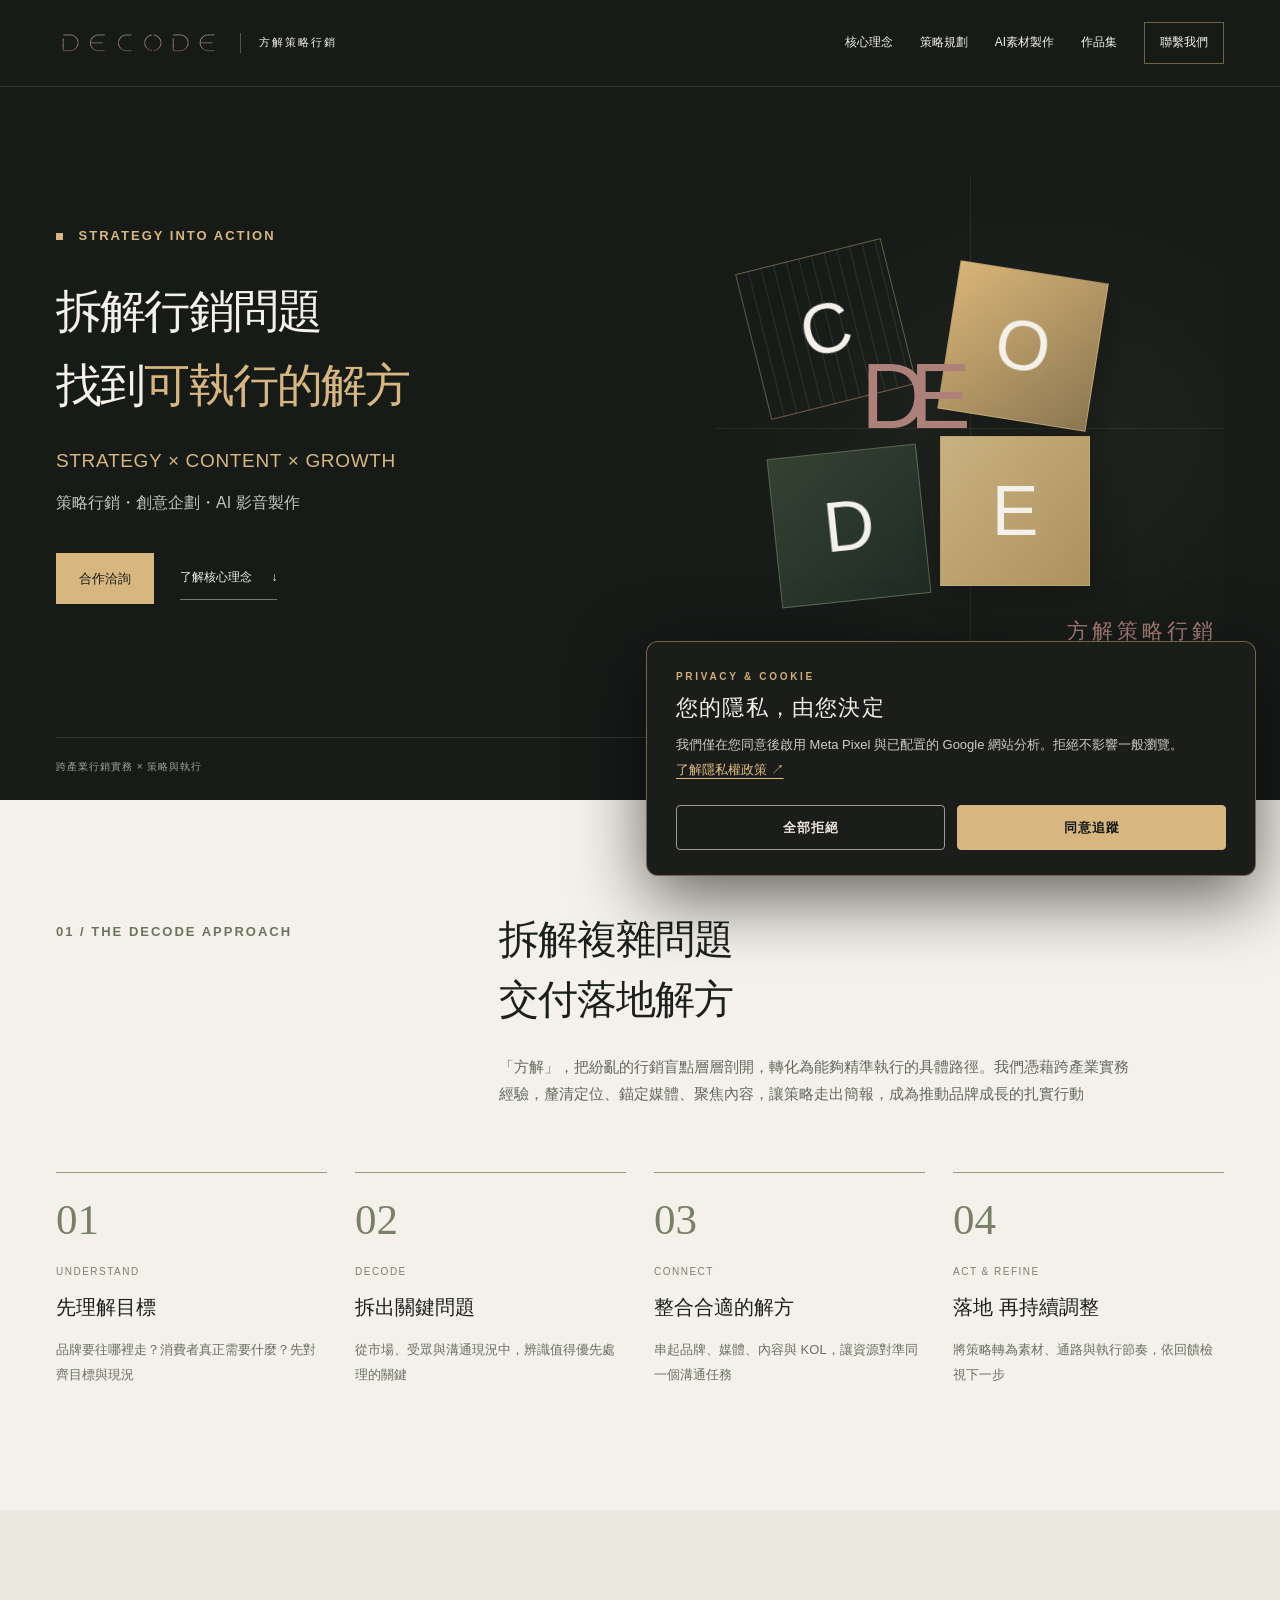
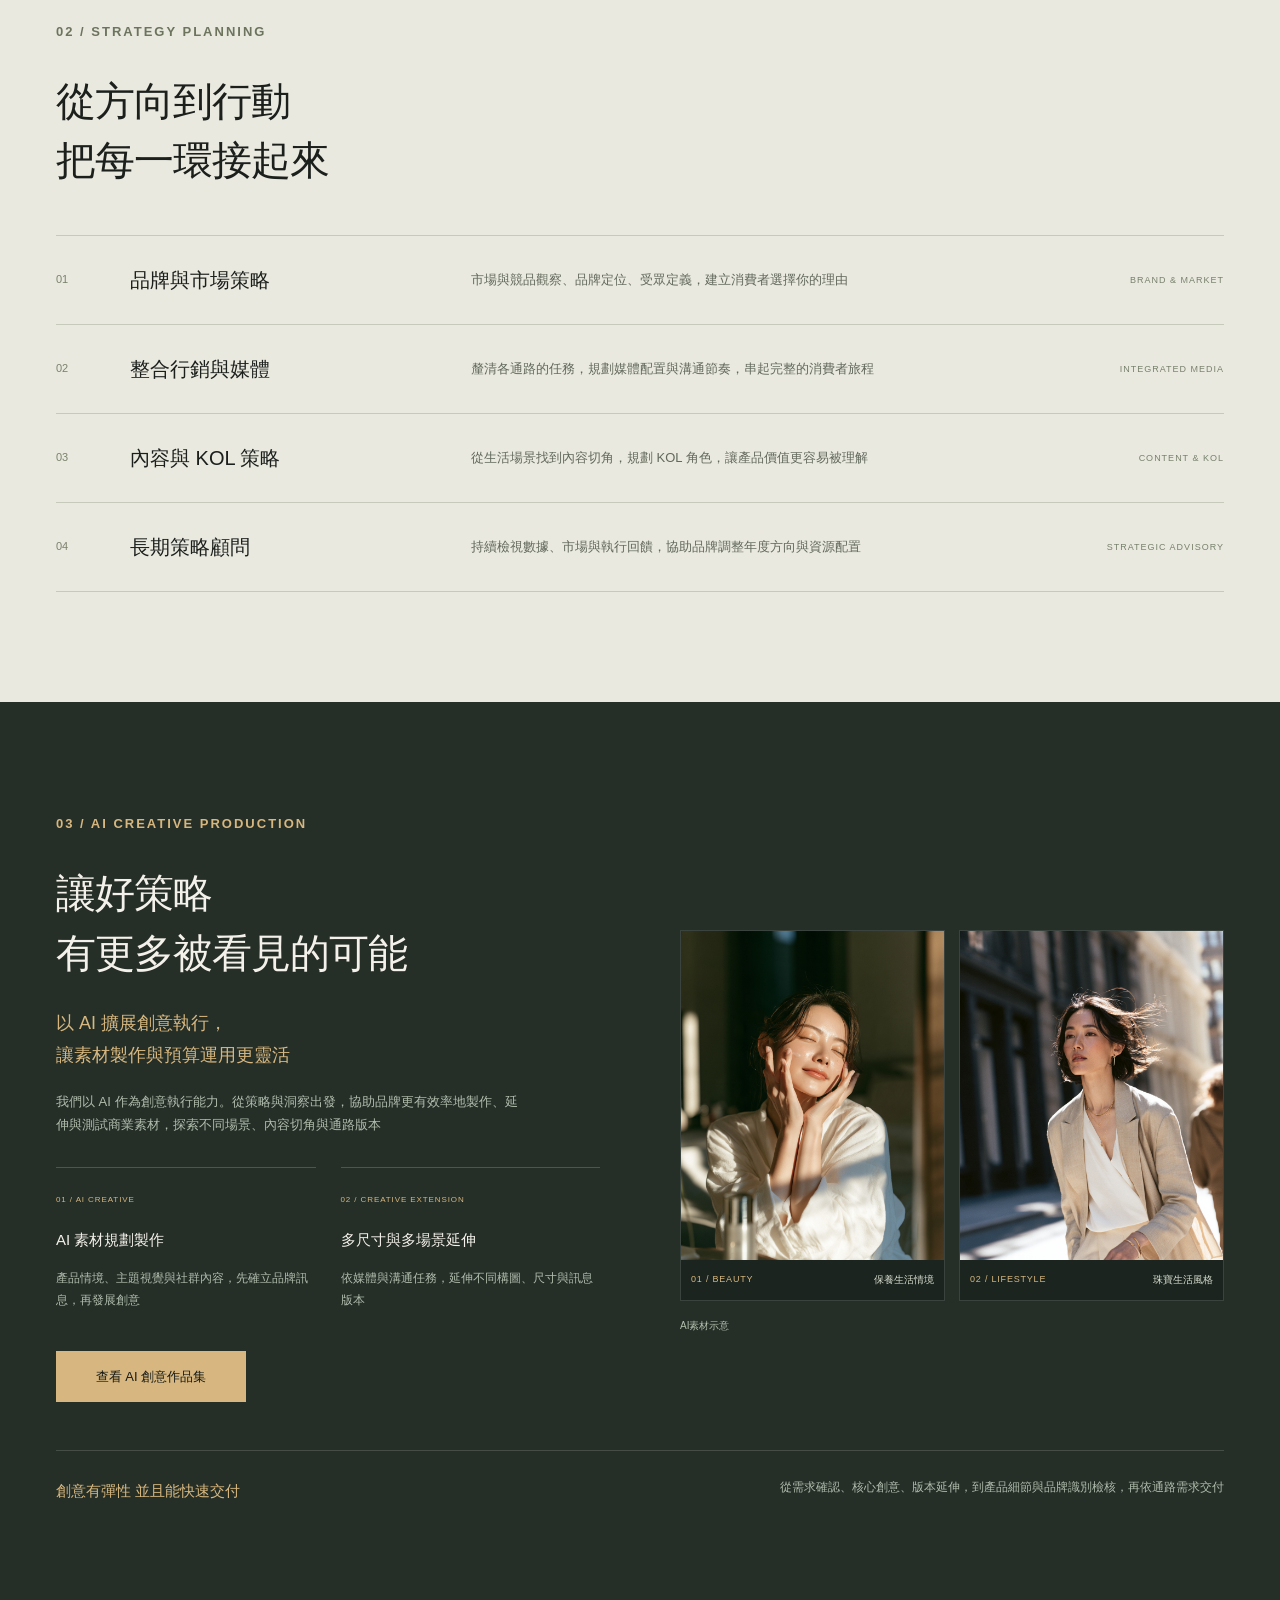
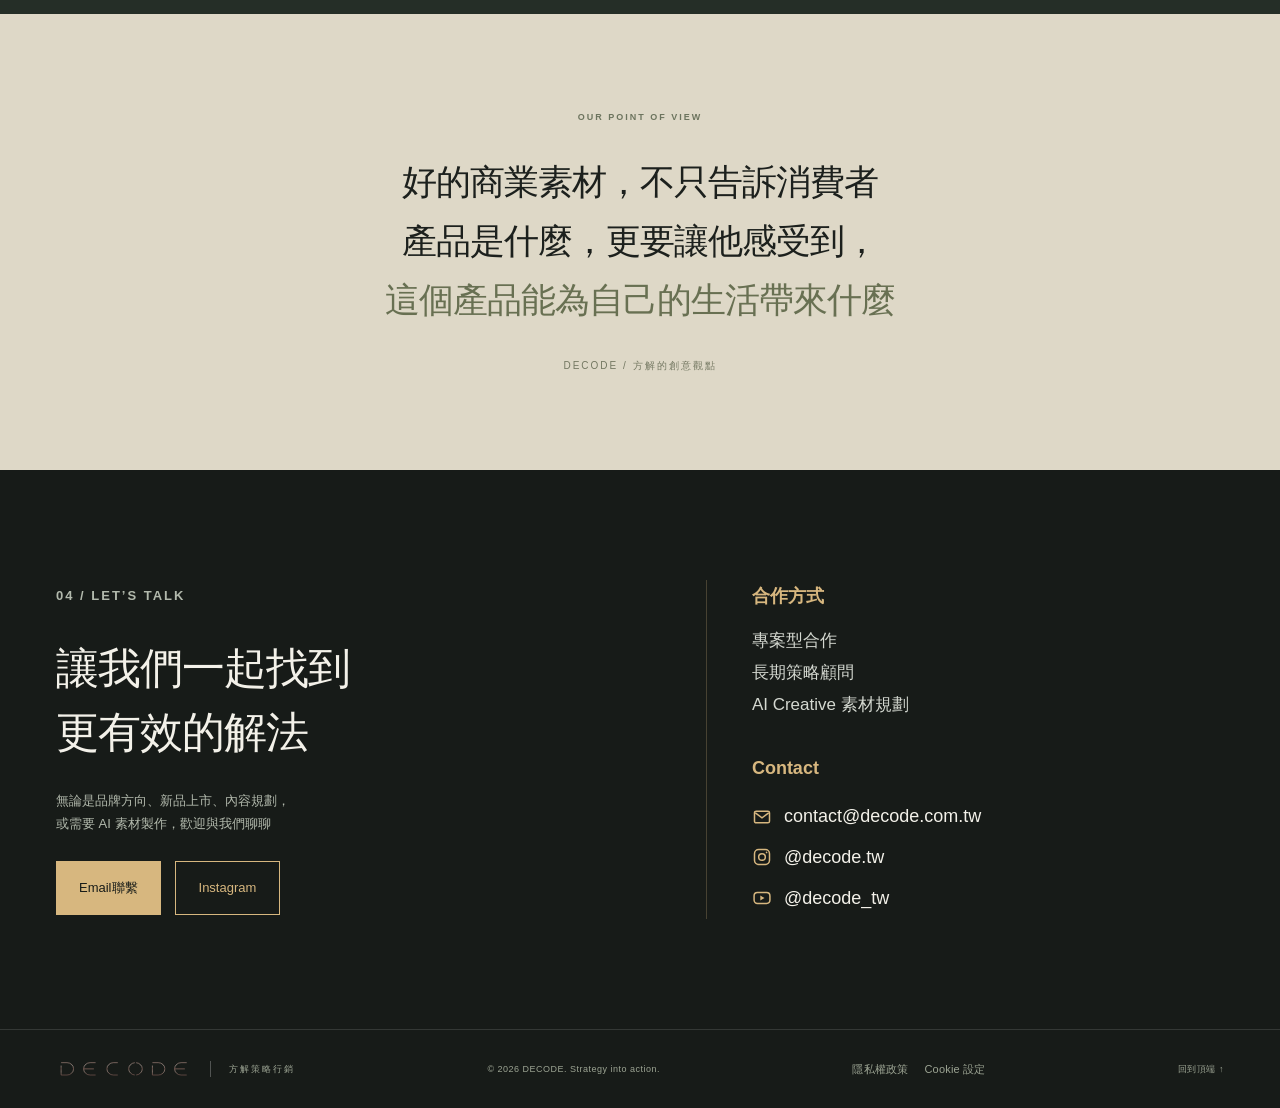
<file: index.html>
<!doctype html>
<html lang="zh-Hant">
<head>
<meta charset="utf-8">
<meta name="facebook-domain-verification" content="5xmyfch6rvozuyq1wml3sm2f3p6ltn" /><meta name="viewport" content="width=device-width,initial-scale=1">
<meta name="description" content="DECODE 方解策略行銷，從品牌目標與消費者需求出發，結合跨產業行銷實務，讓策略真正落地。">
<title>DECODE 方解策略行銷｜策略規劃 × AI 創意應用</title>
<link rel="icon" href="data:image/svg+xml,%3Csvg xmlns='http://www.w3.org/2000/svg' viewBox='0 0 32 32'%3E%3Cpath fill='%231b1d1b' d='M0 0h32v32H0z'/%3E%3Cpath fill='none' stroke='%23ccac76' stroke-width='3' d='M8 8h16v16H8zM16 8v16M8 16h16'/%3E%3C/svg%3E">
<link rel="stylesheet" href="style.css?v=20261024-privacy1">
<script defer src="consent.js?v=20261108-meta-official"></script>
</head>
<body>
<a class="skip" href="#main">跳至主要內容</a>

<header class="site-header"><div class="wrap nav-inner"><a class="brand" href="#top" aria-label="DECODE 方解策略行銷首頁"><img class="brand-logo" src="assets/decode-rose-gold.svg" alt="DECODE"><span class="brand-zh">方解策略行銷</span></a><button class="menu-button" aria-expanded="false" aria-controls="navigation">選單 <span>＋</span></button><nav id="navigation" aria-label="主要導覽"><a href="#approach">核心理念</a><a href="#services">策略規劃</a><a href="#ai">AI素材製作</a><a href="/cases/">作品集</a><a class="nav-contact" href="#contact">聯繫我們</a></nav></div></header>
<main id="main">
<section class="hero" id="top"><div class="wrap hero-grid"><div class="hero-copy"><p class="eyebrow"><span class="tiny-square"></span> STRATEGY INTO ACTION</p><h1>拆解行銷問題<br>找到<span class="gold">可執行的解方</span></h1><p class="hero-position">STRATEGY × CONTENT × GROWTH</p><p class="hero-description">策略行銷・創意企劃・AI 影音製作</p><div class="actions"><a class="button gold-button" href="#contact">合作洽詢</a><a class="text-link" href="#approach">了解核心理念 <span>↓</span></a></div></div><div class="decode-art" role="img" aria-label="分散的 C O D E 方塊逐步組合成完整方形，象徵拆解問題與整合解方"><div class="art-axis axis-x"></div><div class="art-axis axis-y"></div><div class="block block-one"><span class="block-letter">C</span></div><div class="block block-two"><span class="block-letter">O</span></div><div class="block block-three"><span class="block-letter">D</span></div><div class="block block-four"><span class="block-letter">E</span></div><div class="art-monogram" aria-hidden="true"><span>D</span><span>E</span></div><span class="art-brand">方解策略行銷</span></div></div><div class="wrap hero-bottom"><span>跨產業行銷實務 × 策略與執行</span><a href="#approach">向下探索 <span>↓</span></a></div></section>
<section class="approach section" id="approach"><div class="wrap"><div class="section-heading"><p class="eyebrow dark-eyebrow">01 / THE DECODE APPROACH</p><div><h2>拆解複雜問題<br>交付落地解方</h2><p class="section-intro">「方解」，把紛亂的行銷盲點層層剖開，轉化為能夠精準執行的具體路徑。我們憑藉跨產業實務經驗，釐清定位、錨定媒體、聚焦內容，讓策略走出簡報，成為推動品牌成長的扎實行動</p></div></div><div class="steps"><article><span class="step-number">01</span><p class="small-label">UNDERSTAND</p><h3>先理解目標</h3><p>品牌要往哪裡走？消費者真正需要什麼？先對齊目標與現況</p></article><article><span class="step-number">02</span><p class="small-label">DECODE</p><h3>拆出關鍵問題</h3><p>從市場、受眾與溝通現況中，辨識值得優先處理的關鍵</p></article><article><span class="step-number">03</span><p class="small-label">CONNECT</p><h3>整合合適的解方</h3><p>串起品牌、媒體、內容與 KOL，讓資源對準同一個溝通任務</p></article><article><span class="step-number">04</span><p class="small-label">ACT & REFINE</p><h3>落地 再持續調整</h3><p>將策略轉為素材、通路與執行節奏，依回饋檢視下一步</p></article></div></div></section>
<section class="services section" id="services"><div class="wrap"><div class="service-heading"><div><p class="eyebrow dark-eyebrow">02 / STRATEGY PLANNING</p><h2>從方向到行動<br>把每一環接起來</h2></div></div><div class="service-list"><article><span class="service-number">01</span><h3>品牌與市場策略</h3><p>市場與競品觀察、品牌定位、受眾定義，建立消費者選擇你的理由</p><span class="service-en">BRAND & MARKET</span></article><article><span class="service-number">02</span><h3>整合行銷與媒體</h3><p>釐清各通路的任務，規劃媒體配置與溝通節奏，串起完整的消費者旅程</p><span class="service-en">INTEGRATED MEDIA</span></article><article><span class="service-number">03</span><h3>內容與 KOL 策略</h3><p>從生活場景找到內容切角，規劃 KOL 角色，讓產品價值更容易被理解</p><span class="service-en">CONTENT & KOL</span></article><article><span class="service-number">04</span><h3>長期策略顧問</h3><p>持續檢視數據、市場與執行回饋，協助品牌調整年度方向與資源配置</p><span class="service-en">STRATEGIC ADVISORY</span></article></div></div></section>
<section class="ai section" id="ai"><div class="wrap"><div class="ai-heading"><p class="eyebrow">03 / AI CREATIVE PRODUCTION</p></div><div class="ai-grid"><div><h2>讓好策略<br>有更多被看見的可能</h2><p class="ai-lead">以 AI 擴展創意執行，<br>讓素材製作與預算運用更靈活</p><p class="muted">我們以 AI 作為創意執行能力。從策略與洞察出發，協助品牌更有效率地製作、延伸與測試商業素材，探索不同場景、內容切角與通路版本</p><div class="ai-capabilities"><div><span>01 / AI CREATIVE</span><h3>AI 素材規劃製作</h3><p>產品情境、主題視覺與社群內容，先確立品牌訊息，再發展創意</p></div><div><span>02 / CREATIVE EXTENSION</span><h3>多尺寸與多場景延伸</h3><p>依媒體與溝通任務，延伸不同構圖、尺寸與訊息版本</p></div></div><div class="ai-portfolio-link"><a class="button gold-button" href="/cases/">查看 AI 創意作品集</a></div></div><div class="ai-gallery" aria-label="AI 素材配圖"><figure><div class="ai-image-frame"><img src="assets/ai-skincare-lifestyle.png" alt="女性在日光中使用保養品的生活情境素材示意" loading="lazy"></div><figcaption><span>01 / BEAUTY</span><span>保養生活情境</span></figcaption></figure><figure><div class="ai-image-frame"><img src="assets/ai-jewelry.png" alt="街頭風格珠寶配戴的商業素材示意" loading="lazy"></div><figcaption><span>02 / LIFESTYLE</span><span>珠寶生活風格</span></figcaption></figure><p class="gallery-note">AI素材示意</p></div></div><div class="ai-review"><span>創意有彈性 並且能快速交付</span><p>從需求確認、核心創意、版本延伸，到產品細節與品牌識別檢核，再依通路需求交付</p></div></div></section>
<section class="quote-section"><div class="wrap"><p class="eyebrow dark-eyebrow">OUR POINT OF VIEW</p><blockquote>好的商業素材，不只告訴消費者<br class="desktop-break">產品是什麼，更要讓他感受到，<br class="desktop-break"><span>這個產品能為自己的生活帶來什麼</span></blockquote><span class="quote-signature">DECODE / 方解的創意觀點</span></div></section>
<section class="contact section" id="contact"><div class="wrap contact-grid"><div><p class="eyebrow">04 / LET’S TALK</p><h2>讓我們一起找到<br>更有效的解法</h2><p>無論是品牌方向、新品上市、內容規劃，<br>或需要 AI 素材製作，歡迎與我們聊聊</p><div class="contact-actions"><a class="button gold-button" href="mailto:contact@decode.com.tw">Email聯繫</a><a class="button outline-button" href="https://www.instagram.com/decode.tw/" target="_blank" rel="noopener noreferrer">Instagram</a></div></div><div class="contact-details"><div class="contact-group"><h3>合作方式</h3><ul><li>專案型合作</li><li>長期策略顧問</li><li>AI Creative 素材規劃</li></ul></div><div class="contact-group"><h3>Contact</h3><a class="contact-info-link" href="mailto:contact@decode.com.tw"><svg viewBox="0 0 24 24" fill="none" stroke="currentColor" stroke-width="1.8" aria-hidden="true"><rect x="3" y="5" width="18" height="14" rx="2"/><path d="m4 7 8 6 8-6"/></svg><span>contact@decode.com.tw</span></a><a class="contact-info-link" href="https://www.instagram.com/decode.tw/" target="_blank" rel="noopener noreferrer"><svg viewBox="0 0 24 24" fill="none" stroke="currentColor" stroke-width="1.8" aria-hidden="true"><rect x="3" y="3" width="18" height="18" rx="5"/><circle cx="12" cy="12" r="4"/><circle cx="17.5" cy="6.5" r="1" fill="currentColor" stroke="none"/></svg><span>@decode.tw</span></a><a class="contact-info-link" href="https://www.youtube.com/@decode_tw" target="_blank" rel="noopener noreferrer" aria-label="DECODE YouTube 頻道"><svg viewBox="0 0 24 24" fill="none" stroke="currentColor" stroke-width="1.8" aria-hidden="true"><rect x="2.5" y="5.5" width="19" height="13" rx="4"/><path d="m10 9 5 3-5 3z" fill="currentColor" stroke="none"/></svg><span>@decode_tw</span></a></div></div></div></section>
</main><footer><div class="wrap footer-inner"><a class="brand" href="#top"><img class="brand-logo" src="assets/decode-rose-gold.svg" alt="DECODE"><span class="brand-zh">方解策略行銷</span></a><span>© 2026 DECODE. Strategy into action.</span><div class="footer-privacy-links"><a href="privacy.html">隱私權政策</a><button type="button" data-cookie-settings>Cookie 設定</button></div><a href="#top">回到頂端 ↑</a></div></footer>
<script src="script.js?v=20261010b"></script>
<aside class="decode-consent" id="decode-consent-banner" role="region" aria-labelledby="decode-consent-title" hidden>
  <div class="decode-consent-copy">
    <div class="decode-consent-kicker">PRIVACY &amp; COOKIE</div>
    <h2 id="decode-consent-title">您的隱私，由您決定</h2>
    <p>我們僅在您同意後啟用 Meta Pixel 與已配置的 Google 網站分析。拒絕不影響一般瀏覽。<a href="privacy.html">了解隱私權政策 ↗</a></p>
  </div>
  <div class="decode-consent-actions">
    <button type="button" class="decode-consent-reject" data-consent-reject>全部拒絕</button>
    <button type="button" class="decode-consent-accept" data-consent-accept>同意追蹤</button>
  </div>
</aside>
</body></html>
</file>
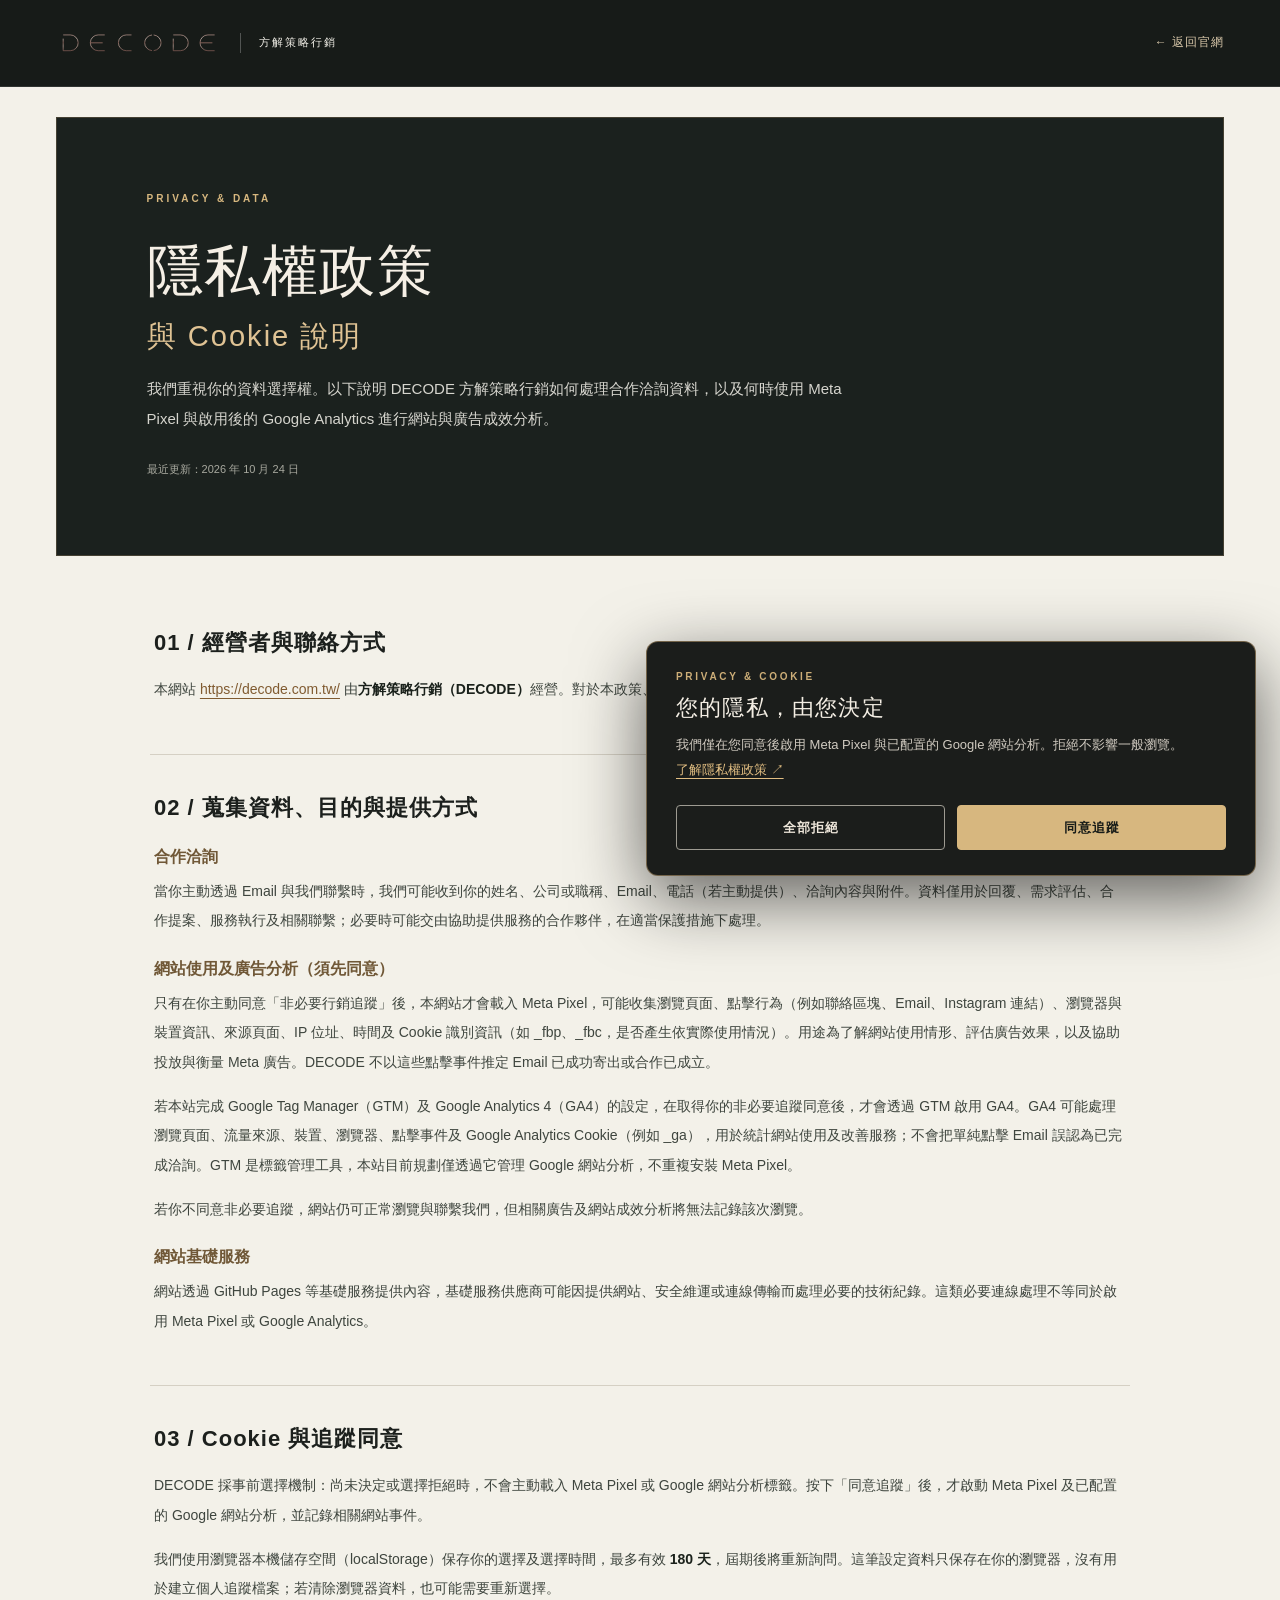
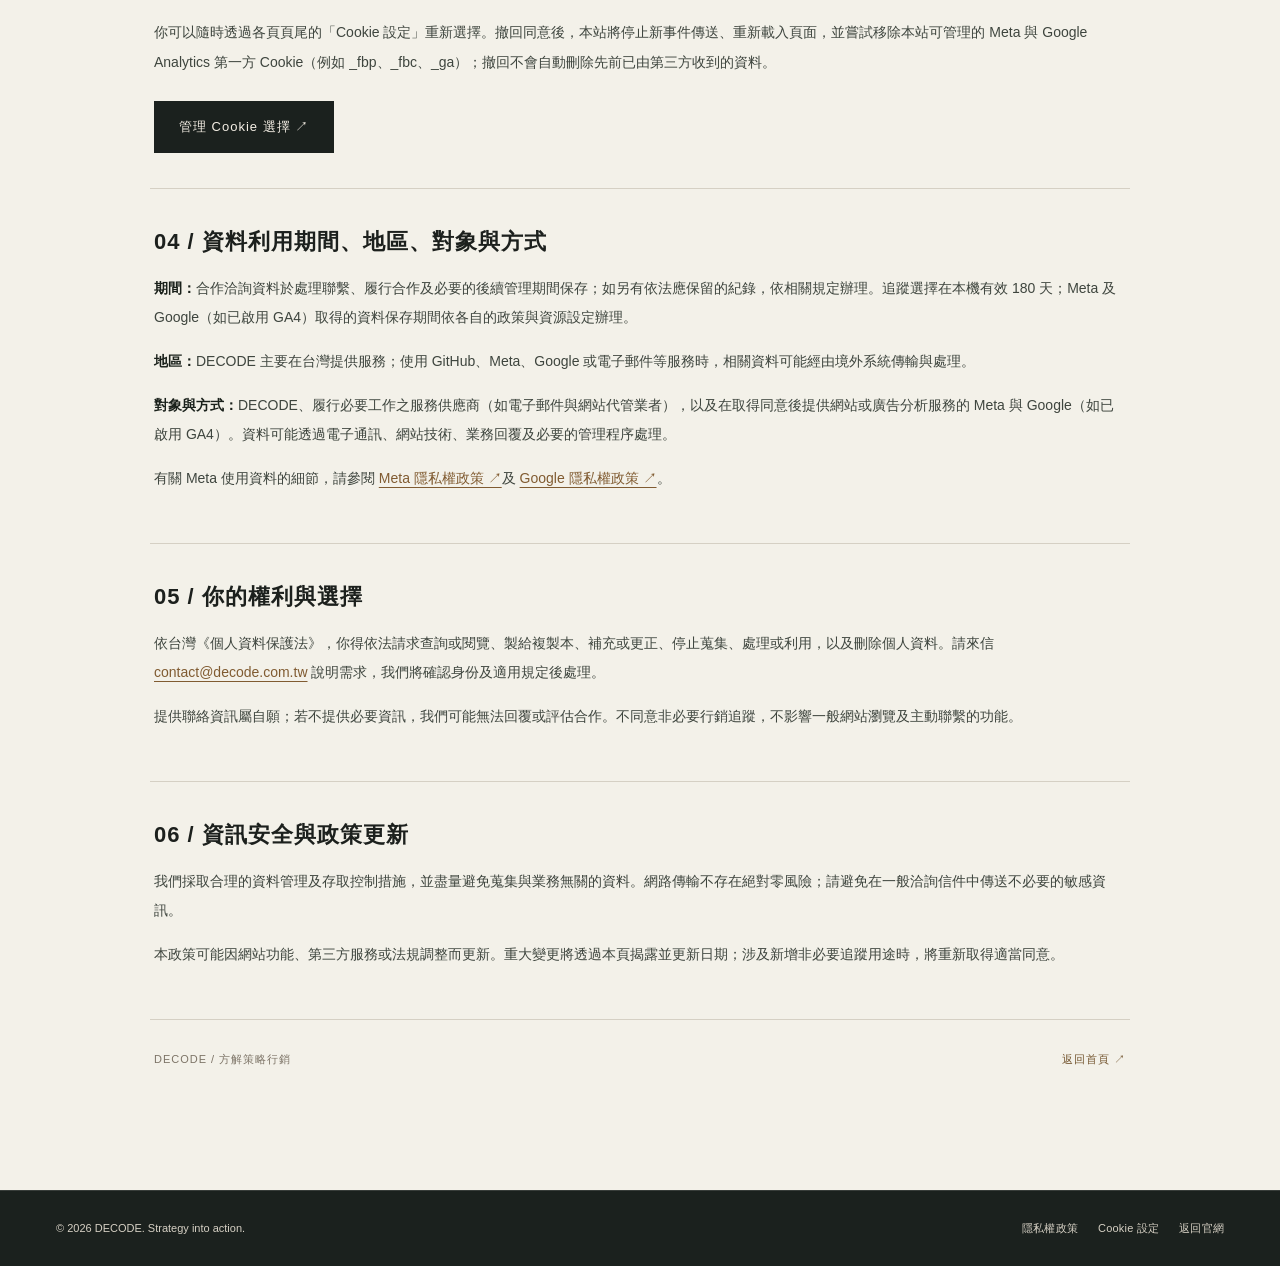
<file: privacy.html>
<!doctype html>
<html lang="zh-Hant">
<head>
<meta charset="utf-8">
<meta name="viewport" content="width=device-width,initial-scale=1">
<meta name="description" content="DECODE 方解策略行銷隱私權政策、Meta Pixel、Google Analytics 與 Cookie 追蹤選擇說明。">
<title>隱私權政策與 Cookie 說明｜DECODE 方解策略行銷</title>
<link rel="icon" href="data:image/svg+xml,%3Csvg xmlns='http://www.w3.org/2000/svg' viewBox='0 0 32 32'%3E%3Cpath fill='%231b1d1b' d='M0 0h32v32H0z'/%3E%3Cpath fill='none' stroke='%23ccac76' stroke-width='3' d='M8 8h16v16M16 8v16M8 16h16'/%3E%3C/svg%3E">
<link rel="stylesheet" href="style.css?v=20261024-privacy1">
<script defer src="consent.js?v=20261024-gtm-w5d87hlc1"></script>
</head>
<body class="privacy-page">
<header class="site-header">
  <div class="wrap nav-inner">
    <a class="brand" href="./" aria-label="返回 DECODE 官網"><img class="brand-logo" src="assets/decode-rose-gold.svg" alt="DECODE"><span class="brand-zh">方解策略行銷</span></a>
    <a class="privacy-back-link" href="./">← 返回官網</a>
  </div>
</header>
<main class="privacy-main">
  <div class="privacy-head wrap">
    <p class="eyebrow">PRIVACY &amp; DATA</p>
    <h1>隱私權政策<span class="privacy-subtitle">與 Cookie 說明</span></h1>
    <p>我們重視你的資料選擇權。以下說明 DECODE 方解策略行銷如何處理合作洽詢資料，以及何時使用 Meta Pixel 與啟用後的 Google Analytics 進行網站與廣告成效分析。</p>
    <p class="privacy-updated">最近更新：2026 年 10 月 24 日</p>
  </div>
  <div class="privacy-content wrap">
    <section class="privacy-section">
      <h2>01 / 經營者與聯絡方式</h2>
      <p>本網站 <a href="https://decode.com.tw/">https://decode.com.tw/</a> 由<strong>方解策略行銷（DECODE）</strong>經營。對於本政策、個人資料或追蹤同意有任何問題，請寄信至 <a href="mailto:contact@decode.com.tw">contact@decode.com.tw</a>。</p>
    </section>
    <section class="privacy-section">
      <h2>02 / 蒐集資料、目的與提供方式</h2>
      <h3>合作洽詢</h3>
      <p>當你主動透過 Email 與我們聯繫時，我們可能收到你的姓名、公司或職稱、Email、電話（若主動提供）、洽詢內容與附件。資料僅用於回覆、需求評估、合作提案、服務執行及相關聯繫；必要時可能交由協助提供服務的合作夥伴，在適當保護措施下處理。</p>
      <h3>網站使用及廣告分析（須先同意）</h3>
      <p>只有在你主動同意「非必要行銷追蹤」後，本網站才會載入 Meta Pixel，可能收集瀏覽頁面、點擊行為（例如聯絡區塊、Email、Instagram 連結）、瀏覽器與裝置資訊、來源頁面、IP 位址、時間及 Cookie 識別資訊（如 _fbp、_fbc，是否產生依實際使用情況）。用途為了解網站使用情形、評估廣告效果，以及協助投放與衡量 Meta 廣告。DECODE 不以這些點擊事件推定 Email 已成功寄出或合作已成立。</p>
      <p>若本站完成 Google Tag Manager（GTM）及 Google Analytics 4（GA4）的設定，在取得你的非必要追蹤同意後，才會透過 GTM 啟用 GA4。GA4 可能處理瀏覽頁面、流量來源、裝置、瀏覽器、點擊事件及 Google Analytics Cookie（例如 _ga），用於統計網站使用及改善服務；不會把單純點擊 Email 誤認為已完成洽詢。GTM 是標籤管理工具，本站目前規劃僅透過它管理 Google 網站分析，不重複安裝 Meta Pixel。</p>
      <p>若你不同意非必要追蹤，網站仍可正常瀏覽與聯繫我們，但相關廣告及網站成效分析將無法記錄該次瀏覽。</p>
      <h3>網站基礎服務</h3>
      <p>網站透過 GitHub Pages 等基礎服務提供內容，基礎服務供應商可能因提供網站、安全維運或連線傳輸而處理必要的技術紀錄。這類必要連線處理不等同於啟用 Meta Pixel 或 Google Analytics。</p>
    </section>
    <section class="privacy-section">
      <h2>03 / Cookie 與追蹤同意</h2>
      <p>DECODE 採事前選擇機制：尚未決定或選擇拒絕時，不會主動載入 Meta Pixel 或 Google 網站分析標籤。按下「同意追蹤」後，才啟動 Meta Pixel 及已配置的 Google 網站分析，並記錄相關網站事件。</p>
      <p>我們使用瀏覽器本機儲存空間（localStorage）保存你的選擇及選擇時間，最多有效 <strong>180 天</strong>，屆期後將重新詢問。這筆設定資料只保存在你的瀏覽器，沒有用於建立個人追蹤檔案；若清除瀏覽器資料，也可能需要重新選擇。</p>
      <p>你可以隨時透過各頁頁尾的「Cookie 設定」重新選擇。撤回同意後，本站將停止新事件傳送、重新載入頁面，並嘗試移除本站可管理的 Meta 與 Google Analytics 第一方 Cookie（例如 _fbp、_fbc、_ga）；撤回不會自動刪除先前已由第三方收到的資料。</p>
      <button type="button" class="privacy-settings-button" data-cookie-settings>管理 Cookie 選擇 ↗</button>
    </section>
    <section class="privacy-section">
      <h2>04 / 資料利用期間、地區、對象與方式</h2>
      <p><strong>期間：</strong>合作洽詢資料於處理聯繫、履行合作及必要的後續管理期間保存；如另有依法應保留的紀錄，依相關規定辦理。追蹤選擇在本機有效 180 天；Meta 及 Google（如已啟用 GA4）取得的資料保存期間依各自的政策與資源設定辦理。</p>
      <p><strong>地區：</strong>DECODE 主要在台灣提供服務；使用 GitHub、Meta、Google 或電子郵件等服務時，相關資料可能經由境外系統傳輸與處理。</p>
      <p><strong>對象與方式：</strong>DECODE、履行必要工作之服務供應商（如電子郵件與網站代管業者），以及在取得同意後提供網站或廣告分析服務的 Meta 與 Google（如已啟用 GA4）。資料可能透過電子通訊、網站技術、業務回覆及必要的管理程序處理。</p>
      <p>有關 Meta 使用資料的細節，請參閱 <a href="https://www.facebook.com/privacy/policy/" target="_blank" rel="noopener noreferrer">Meta 隱私權政策 ↗</a>及 <a href="https://policies.google.com/privacy" target="_blank" rel="noopener noreferrer">Google 隱私權政策 ↗</a>。</p>
    </section>
    <section class="privacy-section">
      <h2>05 / 你的權利與選擇</h2>
      <p>依台灣《個人資料保護法》，你得依法請求查詢或閱覽、製給複製本、補充或更正、停止蒐集、處理或利用，以及刪除個人資料。請來信 <a href="mailto:contact@decode.com.tw">contact@decode.com.tw</a> 說明需求，我們將確認身份及適用規定後處理。</p>
      <p>提供聯絡資訊屬自願；若不提供必要資訊，我們可能無法回覆或評估合作。不同意非必要行銷追蹤，不影響一般網站瀏覽及主動聯繫的功能。</p>
    </section>
    <section class="privacy-section">
      <h2>06 / 資訊安全與政策更新</h2>
      <p>我們採取合理的資料管理及存取控制措施，並盡量避免蒐集與業務無關的資料。網路傳輸不存在絕對零風險；請避免在一般洽詢信件中傳送不必要的敏感資訊。</p>
      <p>本政策可能因網站功能、第三方服務或法規調整而更新。重大變更將透過本頁揭露並更新日期；涉及新增非必要追蹤用途時，將重新取得適當同意。</p>
    </section>
    <div class="privacy-finish"><span>DECODE / 方解策略行銷</span><a href="./">返回首頁 ↗</a></div>
  </div>
</main>
<footer class="privacy-footer"><div class="wrap privacy-footer-inner"><span>© 2026 DECODE. Strategy into action.</span><div><a href="privacy.html" aria-current="page">隱私權政策</a><button type="button" data-cookie-settings>Cookie 設定</button><a href="./">返回官網</a></div></div></footer>
<aside class="decode-consent" id="decode-consent-banner" role="region" aria-labelledby="decode-consent-title" hidden>
  <div class="decode-consent-copy"><div class="decode-consent-kicker">PRIVACY &amp; COOKIE</div><h2 id="decode-consent-title">您的隱私，由您決定</h2><p>我們僅在您同意後啟用 Meta Pixel 與已配置的 Google 網站分析。拒絕不影響一般瀏覽。<a href="privacy.html">了解隱私權政策 ↗</a></p></div>
  <div class="decode-consent-actions"><button type="button" class="decode-consent-reject" data-consent-reject>全部拒絕</button><button type="button" class="decode-consent-accept" data-consent-accept>同意追蹤</button></div>
</aside>
</body>
</html>
</file>
<file: style.css>
:root{--ink:#1c201d;--dark:#171b18;--paper:#f3f1e9;--gold:#d7b77f;--muted:#a8aea7;--line:#d4d5cb}*{box-sizing:border-box}html{scroll-behavior:smooth;scroll-padding-top:100px}body{margin:0;font-family:"Microsoft JhengHei","PingFang TC",sans-serif;color:var(--ink);background:var(--paper);line-height:1.8}a{color:inherit;text-decoration:none}button{font:inherit}a,button,summary{-webkit-tap-highlight-color:transparent}a:focus-visible,button:focus-visible,summary:focus-visible{outline:3px solid #a47738;outline-offset:6px}::selection{background:var(--gold);color:var(--ink)}.wrap{max-width:1320px;width:calc(100% - 112px);margin:auto}.preview-bar{background:var(--gold);color:var(--ink);text-align:center;font-size:10px;letter-spacing:2px;padding:5px 15px}.preview-bar span{margin-left:16px;letter-spacing:1px}.site-header{position:sticky;top:0;z-index:20;background:var(--dark);color:var(--paper);border-bottom:1px solid #ffffff1c}.nav-inner{display:flex;justify-content:space-between;align-items:center;height:86px}.brand{display:flex;align-items:center;gap:18px}.wordmark{font-size:28px;letter-spacing:5px;font-weight:300;line-height:1.2;position:relative}.brand-dot{font-size:9px;position:absolute;right:-8px;top:-5px}.brand-zh{font-size:11px;letter-spacing:2px;border-left:1px solid #ffffff40;padding-left:18px}nav{display:flex;align-items:center;gap:27px;font-size:12px}nav a{transition:color .2s}nav a:hover{color:var(--gold)}.nav-contact{border:1px solid #bfa57385;padding:9px 15px}.nav-contact span{margin-left:20px}.menu-button{display:none}.hero{background:var(--dark);color:var(--paper);overflow:hidden}.hero-grid{display:grid;grid-template-columns:1.25fr 1fr;gap:25px;align-items:center;min-height:650px;padding-top:38px;padding-bottom:34px}.eyebrow{font-size:10px;font-weight:600;letter-spacing:2px;color:var(--gold);margin:0 0 28px}.tiny-square{display:inline-block;width:7px;height:7px;background:var(--gold);margin-right:10px}.hero h1{font-size:clamp(34px,3.6vw,56px);line-height:1.6;font-weight:500;letter-spacing:-1.8px;margin:0 0 22px}.gold{color:var(--gold)}.hero-description{font-size:16px;color:#c1c5bc;line-height:2;margin-bottom:30px}.actions{display:flex;align-items:center;gap:26px}.button{display:inline-flex;align-items:center;justify-content:space-between;gap:35px;padding:14px 23px;font-size:13px;transition:background .2s,transform .2s}.gold-button{background:var(--gold);color:var(--dark)}.gold-button:hover{background:#e5c99c;transform:translateY(-2px)}.text-link{font-size:12px;border-bottom:1px solid #737b70;padding:10px 0}.text-link span{margin-left:16px}.hero-footnote{color:#8d968b;font-size:10px;letter-spacing:1px;margin-top:55px}.hero-footnote span{margin:0 12px;color:#4f5c4c}.hero-bottom{display:flex;justify-content:space-between;border-top:1px solid #ffffff20;padding:20px 0 24px;font-size:10px;letter-spacing:1px;color:#9ca498}.hero-bottom a span{margin-left:38px}.decode-art{height:480px;position:relative;isolation:isolate;background:radial-gradient(ellipse at 65% 55%,#88916e12,transparent 70%)}.art-axis{position:absolute;background:#d8cdb517;z-index:-1}.axis-x{height:1px;left:0;right:0;top:53%}.axis-y{width:1px;top:0;bottom:0;left:50%}.art-label{position:absolute;font-size:9px;letter-spacing:2px;color:#9caa92;top:12px;left:12px}.block{position:absolute;width:150px;height:150px;border:1px solid #bfa67870;transition:transform .6s}.block-one{top:80px;left:35px;transform:rotate(-14deg);background:repeating-linear-gradient(90deg,transparent 0 12px,#d4be951e 12px 13px)}.block-two{top:97px;left:232px;transform:rotate(9deg);background:linear-gradient(135deg,#d8b477,#8c7852);box-shadow:10px 16px 25px #0003}.block-three{top:277px;left:58px;transform:rotate(-6deg);background:linear-gradient(140deg,#344132,#202c24);border-color:#7e8c6f90}.block-four{top:262px;left:224px;background:linear-gradient(130deg,#cab181,#ad925f);display:grid;place-items:center;color:#2b3027;box-shadow:8px 12px 30px #0003}.block-four span{font-family:"PMingLiU",serif;font-size:66px;font-weight:300}.decode-art:hover .block-one{transform:rotate(-8deg) translate(4px,4px)}.decode-art:hover .block-two{transform:rotate(3deg)}.art-caption{position:absolute;bottom:0;left:12px;right:0;display:flex;justify-content:space-between;font-size:9px;color:#969e8e;letter-spacing:1px}.section{padding:110px 0}.section-heading{display:grid;grid-template-columns:1fr 2fr;gap:80px}.dark-eyebrow{color:#6c745e}.section-heading .eyebrow{padding-top:10px}h2{font-size:clamp(30px,3.1vw,44px);font-weight:500;line-height:1.5;letter-spacing:-1px;margin:0 0 24px}.section-intro{font-size:15px;color:#63685d;max-width:640px;margin-bottom:0}.steps{display:grid;grid-template-columns:repeat(4,1fr);gap:28px;margin-top:65px}.steps article{border-top:1px solid #929c82;padding-top:25px}.step-number{font-family:Georgia,serif;font-size:43px;color:#788168;line-height:1}.small-label{font-size:10px;letter-spacing:1.5px}.steps .small-label{margin:19px 0 8px;color:#7b806f}.steps h3{font-size:20px;font-weight:500;margin:0 0 12px}.steps p:not(.small-label){font-size:13px;color:#6a6f63;line-height:1.9}.step-output{display:block;font-size:10px;color:#6d755e;border-top:1px solid var(--line);margin-top:22px;padding-top:15px}.services{background:#e9e9df}.service-heading{display:flex;align-items:flex-end;justify-content:space-between;gap:55px;margin-bottom:44px}.service-heading h2{margin-bottom:0}.service-heading>p{font-size:13px;color:#6b7065;max-width:380px;margin-bottom:7px}.service-list article{display:grid;grid-template-columns:50px 1fr 1.45fr .85fr;gap:24px;align-items:center;border-top:1px solid #c6cabb;padding:26px 0}.service-list article:last-child{border-bottom:1px solid #c6cabb}.service-number{font-size:11px;color:#7a826b}.service-list h3{font-size:20px;font-weight:500;margin:0}.service-list p{font-size:13px;color:#62695c;margin:0}.service-en{font-size:9px;letter-spacing:1px;text-align:right;color:#78816c}.service-bridge{margin-top:30px;display:flex;align-items:center;justify-content:space-between;font-size:12px;gap:20px}.new-tag{display:inline-block;font-size:10px;border:1px solid #98a084;padding:3px 9px;margin-right:12px;color:#58614d}.ai{background:#252e27;color:var(--paper)}.ai-heading{display:flex;justify-content:space-between;align-items:flex-start}.outline-tag{font-size:10px;letter-spacing:2px;border:1px solid #77846d;padding:4px 14px;color:#bdc9b0}.ai-grid{display:grid;grid-template-columns:1fr 1fr;gap:80px}.ai h2{font-size:40px}.ai-lead{font-size:18px;color:var(--gold)}.muted{font-size:13px;color:#b0bcac;max-width:470px}.ai-capabilities{display:grid;grid-template-columns:1fr 1fr;gap:25px;margin-top:30px}.ai-capabilities>div{border-top:1px solid #ffffff30;padding-top:15px}.ai-capabilities span{color:var(--gold);font-size:8px;letter-spacing:.9px}.ai-capabilities h3{font-size:15px;font-weight:500}.ai-capabilities p{color:#b0bcac;font-size:12px}.format-diagram{background:#1d251f;border:1px solid #87957440;padding:28px 28px 20px;align-self:center}.diagram-top{display:flex;justify-content:space-between;font-size:8px;letter-spacing:1px;color:#a0ad91}.format-master{width:82%;margin:30px auto 0;position:relative;background:#c5be9c;color:#313b2e;padding:24px;min-height:170px;overflow:hidden}.format-master:after{content:"";position:absolute;width:100px;height:100px;border:1px solid #68725580;transform:rotate(28deg);right:-20px;bottom:-40px}.format-master>span:first-child{display:block;font-size:8px;letter-spacing:2px;margin-bottom:10px}.format-master strong{font-weight:500;font-size:23px;line-height:1.6}.mini-mark{display:block;font-size:8px;margin-top:15px}.diagram-connector{height:38px;border-left:1px solid #7b8869;width:1px;margin:auto}.formats{border-top:1px solid #7b8869;padding-top:19px;display:flex;align-items:center;justify-content:space-between;gap:12px}.format{background:#4b5944;border:1px solid #87957480;padding:8px;display:flex;flex-direction:column;justify-content:space-between;color:#d2d8c8;flex-shrink:0}.format span{font-size:8px}.format b{font-size:17px;font-weight:400}.square{width:27%;aspect-ratio:1}.portrait{width:23%;aspect-ratio:9/16;background:#70775a}.landscape{width:38%;aspect-ratio:16/9;background:#363f34}.diagram-note{font-size:9px;color:#9eac92;margin-top:25px}.ai-review{border-top:1px solid #ffffff26;margin-top:50px;padding-top:26px;display:flex;justify-content:space-between;gap:35px}.ai-review span{font-size:15px;white-space:nowrap;color:var(--gold)}.ai-review p{font-size:12px;color:#b0bcac;margin:0}.quote-section{padding:95px 0;text-align:center;background:#ded8c7}.quote-section .eyebrow{font-size:9px}blockquote{font-family:"PMingLiU","Songti TC",serif;font-size:clamp(24px,2.7vw,37px);line-height:1.9;margin:0;letter-spacing:1px}blockquote span{color:#687052}.quote-signature{font-size:10px;letter-spacing:2px;display:block;margin-top:28px;color:#747862}.experience .experience-note{font-size:12px}.case-list{border-top:1px solid #aeb5a2}details{border-bottom:1px solid var(--line)}summary{display:flex;align-items:center;gap:32px;padding:27px 0;cursor:pointer;list-style:none}summary::-webkit-details-marker{display:none}.case-num{font-family:Georgia,serif;font-size:25px;color:#8b947c}.case-category{font-size:10px;color:#777f69;letter-spacing:.5px}summary h3{font-size:21px;font-weight:500;margin:5px 0 0}.case-toggle{margin-left:auto;font-size:27px;color:#899477;font-weight:300}details[open] .case-toggle{transform:rotate(45deg)}.case-body{padding:0 60px 30px;display:grid;grid-template-columns:1fr 1fr;gap:60px}.case-body h4{font-weight:500;font-size:11px;color:#758066;margin:0 0 8px}.case-body p{font-size:13px;color:#686e60;margin:0}.contact{background:var(--dark);color:var(--paper)}.contact-grid{display:grid;grid-template-columns:1.1fr 1fr;gap:80px;align-items:center}.contact h2{font-size:43px}.contact p{font-size:13px;color:#b2b9ac}.contact .button{margin-top:23px}.contact-details{padding-left:45px;border-left:1px solid #ffffff25}.contact-details .small-label{color:var(--gold);font-size:9px}.contact-details p{margin:24px 0}.email{display:flex;justify-content:space-between;font-size:clamp(14px,1.5vw,21px);border-bottom:1px solid #ffffff30;padding-bottom:17px;gap:12px}.instagram{display:flex;justify-content:space-between;font-size:12px;padding:18px 0;color:#bdc7b7}.cooperation{font-size:10px;color:#889581;margin-top:30px}.cooperation span{margin:0 9px}footer{background:var(--dark);color:#9ca493;border-top:1px solid #ffffff20;padding:28px 0}.footer-inner{display:flex;align-items:center;justify-content:space-between;gap:20px}.footer-inner .wordmark{font-size:22px}.footer-inner .brand-zh{font-size:9px}.footer-inner>span,.footer-inner>a:last-child{font-size:9px;letter-spacing:.5px}.skip{position:fixed;top:-70px;left:20px;padding:10px 20px;background:var(--gold);z-index:50}.skip:focus{top:10px}
@media(min-width:1500px){.hero-grid{min-height:710px}.decode-art{transform:scale(1.08)}}
@media(max-width:1150px){.wrap{width:calc(100% - 64px)}.brand-zh{display:none}nav{gap:22px}.hero-grid{grid-template-columns:1.25fr 1fr;min-height:580px}.hero h1{font-size:40px}.decode-art{transform:scale(.83);transform-origin:center right;margin-left:-50px}.ai-grid{gap:40px}.service-list article{grid-template-columns:30px 1fr 1.5fr}.service-en{display:none}.section-heading{gap:35px}.contact-grid{gap:35px}}
@media(max-width:800px){html{scroll-padding-top:85px}.wrap{width:calc(100% - 40px)}.nav-inner{height:72px}.wordmark{font-size:25px}.menu-button{display:flex;align-items:center;gap:18px;color:var(--paper);background:none;border:1px solid #77806a;padding:6px 12px;font-size:12px}.menu-button span{font-size:18px}nav{display:none;position:absolute;left:0;right:0;top:72px;padding:18px 24px 24px;background:var(--dark);border-bottom:1px solid #6b765c;flex-direction:column;align-items:stretch;gap:0}nav.open{display:flex}nav a{padding:12px;font-size:14px}.nav-contact{margin-top:10px;display:flex;justify-content:space-between}.hero-grid{grid-template-columns:1fr;gap:0;padding-top:54px;padding-bottom:0;min-height:auto}.hero h1{font-size:clamp(30px,5.8vw,44px);letter-spacing:-1.2px}.hero-description{font-size:15px}.hero-footnote{margin-top:32px}.decode-art{margin:15px auto 25px;width:410px;max-width:100%;height:465px;transform:scale(.9);transform-origin:center}.hero-bottom{font-size:9px;gap:15px}.hero-bottom a{white-space:nowrap}.hero-bottom a span{margin-left:12px}.section{padding:70px 0}.section-heading{grid-template-columns:1fr;gap:0}.section-heading .eyebrow{padding:0}h2{font-size:32px}.steps{grid-template-columns:1fr 1fr;gap:32px 24px;margin-top:38px}.service-heading{display:block;margin-bottom:32px}.service-heading>p{margin-top:22px}.service-list article{grid-template-columns:28px 1fr;gap:10px 16px;padding:23px 0}.service-list p{grid-column:2}.service-list h3{font-size:19px}.service-bridge{align-items:flex-start}.service-bridge>span:first-child{max-width:75%}.new-tag{display:block;width:max-content;margin-bottom:10px}.service-bridge>span:last-child{white-space:nowrap;font-size:10px}.ai-heading{gap:15px}.ai-heading .eyebrow{max-width:65%;line-height:1.7}.outline-tag{white-space:nowrap;font-size:9px;padding:4px 9px}.ai-grid{grid-template-columns:1fr;gap:30px}.ai h2{font-size:32px}.format-diagram{max-width:480px;width:100%;margin:auto}.ai-review{display:block;margin-top:35px}.ai-review p{margin-top:14px}.quote-section{padding:65px 0}blockquote{font-size:25px}.desktop-break{display:none}.quote-section .wrap{max-width:590px}.case-body{padding:0 0 25px 43px;gap:20px;grid-template-columns:1fr}summary{gap:18px;padding:24px 0}summary h3{font-size:18px}.case-category{font-size:9px}.case-toggle{font-size:22px}.contact-grid{grid-template-columns:1fr;gap:45px}.contact h2{font-size:34px}.contact-details{border-left:0;padding-left:0;border-top:1px solid #ffffff25;padding-top:30px}.email{font-size:20px}.footer-inner{flex-wrap:wrap;gap:20px}.footer-inner>span{order:3;width:100%}.footer-inner .brand-zh{display:block}.eyebrow{font-size:9px;letter-spacing:1.5px}}
@media(max-width:400px){.wrap{width:calc(100% - 36px)}.hero h1{font-size:29px;letter-spacing:-1.3px}.actions{gap:17px}.button{font-size:12px;padding:13px 15px;gap:20px}.text-link{font-size:11px}.decode-art{height:415px;transform:scale(.78);margin-top:-5px;margin-bottom:-25px;transform-origin:left center;width:410px;max-width:none}.steps h3{font-size:18px}.steps p:not(.small-label){font-size:12px}.step-output{font-size:9px}.format-diagram{padding:20px 18px 15px}.format-master strong{font-size:20px}.format span{font-size:7px}.ai-capabilities{gap:17px}.ai-capabilities h3{font-size:14px}.preview-bar{font-size:8px}.preview-bar span{font-size:9px;margin-left:10px}}
/* Supplied brand artwork and temporary AI imagery */
.brand-logo{display:block;width:166px;height:auto;max-height:42px;object-fit:contain}.footer-inner .brand-logo{width:136px}.ai-gallery{display:grid;grid-template-columns:1fr 1fr;gap:14px;align-content:center}.ai-gallery figure{margin:0;min-width:0;background:#1b241e;border:1px solid #ffffff24;overflow:hidden}.ai-gallery .ai-image-frame{overflow:hidden}.ai-gallery img{display:block;width:100%;aspect-ratio:4/5;object-fit:cover;transition:transform .45s ease}.ai-gallery figure:hover img{transform:scale(1.04)}.ai-gallery figcaption{display:flex;justify-content:space-between;gap:8px;padding:11px 10px;color:#d8ddcf;font-size:10px}.ai-gallery figcaption span:first-child{color:var(--gold);font-size:9px;letter-spacing:.8px}.gallery-note{grid-column:1/-1;font-size:10px;color:#b4c0ad;margin:2px 0 0}
@media(max-width:800px){.brand-logo{width:155px}.footer-inner .brand-logo{width:130px}.ai-gallery{max-width:600px;width:100%;margin:auto}}
@media(max-width:400px){.brand-logo{width:146px}.ai-gallery{gap:9px}.ai-gallery figcaption{display:block;font-size:9px;padding:8px}.ai-gallery figcaption span{display:block}.ai-gallery figcaption span:first-child{font-size:8px}.gallery-note{font-size:9px}}
.extension-diagram{max-width:620px;margin:55px auto 0}.extension-diagram .format-master{width:78%}.extension-diagram .formats{max-width:470px;margin:auto}.extension-diagram .square{width:26%}.extension-diagram .portrait{width:22%}.extension-diagram .landscape{width:36%}
@media(max-width:800px){.extension-diagram{max-width:480px;margin-top:40px}}
@media(max-width:400px){.extension-diagram{padding:20px}.extension-diagram .format-master{width:88%}}
.hero-position{color:var(--gold);font-size:clamp(14px,1.5vw,19px);letter-spacing:.035em;margin:0 0 10px;line-height:1.7}.hero .hero-description{margin:0 0 34px;color:#c1c5bc}.steps article{min-height:220px}.ai-review{margin-top:48px}
@media(max-width:800px){.hero-position{font-size:14px}.hero .hero-description{font-size:14px;line-height:1.8}.steps article{min-height:0}}
@media(max-width:400px){.hero-position{font-size:13px}}
blockquote{font-family:inherit;font-weight:500;letter-spacing:-1px;line-height:1.7}.contact-actions{display:flex;flex-wrap:wrap;gap:14px;margin-top:26px}.contact-actions .button{margin-top:0}.outline-button{border:1px solid var(--gold);color:var(--gold)}.outline-button:hover{background:#d7b77f12;transform:translateY(-2px)}.contact-details{border-left-color:#d7b77f40}.contact-group+.contact-group{margin-top:30px}.contact-group h3{font-size:18px;font-weight:600;color:var(--gold);margin:0 0 12px}.contact-group ul{list-style:none;padding:0;margin:0;font-size:17px;line-height:1.9;color:#d4d8d0}.contact-info-link{display:flex;align-items:center;gap:12px;font-size:18px;line-height:1.6;width:fit-content;padding:6px 0}.contact-info-link svg{width:20px;height:20px;flex:0 0 20px;color:var(--gold)}.contact-info-link:hover{color:var(--gold)}
@media(max-width:800px){.contact-group h3{font-size:17px}.contact-group ul{font-size:16px}.contact-info-link{font-size:16px}.contact-details{border-left:0}}
@media(max-width:400px){.contact-info-link{font-size:15px;gap:9px}}
@media(prefers-reduced-motion:reduce){html{scroll-behavior:auto}*,*:before,*:after{transition:none!important}}
/* Hero lettering and mobile animation */
.button{justify-content:center;gap:0;text-align:center}.block{display:grid;place-items:center}.block .block-letter{position:relative;z-index:2;color:#f3f1e9;font-family:Arial,sans-serif;font-size:70px;font-weight:300;line-height:1}.art-monogram{position:absolute;top:176px;left:145px;z-index:4;display:flex;color:#ad817a;font-family:Arial,sans-serif;font-size:92px;font-weight:300;letter-spacing:-18px;line-height:1;pointer-events:none}.art-brand{position:absolute;right:7px;bottom:4px;z-index:5;color:#f3f1e9;font-family:"DFKai-SB","KaiTi","BiauKai",serif;font-size:21px;letter-spacing:4px;white-space:nowrap;pointer-events:none}.decode-art.is-active .block-one{transform:rotate(-8deg) translate(4px,4px)}.decode-art.is-active .block-two{transform:rotate(3deg)}@media(max-width:800px){.nav-contact{justify-content:center}}
/* Match hero brand label typography and DE color */
.art-brand{color:#ad817a;font-family:"Microsoft JhengHei","PingFang TC",sans-serif}
/* Match section eyebrow size to Let’s Talk */
#top .eyebrow,#approach .eyebrow,#services .eyebrow,#ai .eyebrow{font-size:13px}


/* DECODE hero: subtle continuous motion, maintaining the original composition */
@keyframes decode-float-c {
  0%,100% {transform:translate3d(0,0,0) rotate(-14deg)}
  50% {transform:translate3d(5px,-9px,0) rotate(-8deg)}
}
@keyframes decode-float-o {
  0%,100% {transform:translate3d(0,0,0) rotate(9deg)}
  50% {transform:translate3d(-5px,7px,0) rotate(4deg)}
}
@keyframes decode-float-d {
  0%,100% {transform:translate3d(0,0,0) rotate(-6deg)}
  50% {transform:translate3d(5px,8px,0) rotate(-10deg)}
}
@keyframes decode-float-e {
  0%,100% {transform:translate3d(0,0,0) rotate(0deg)}
  50% {transform:translate3d(-5px,-7px,0) rotate(3deg)}
}
@media (prefers-reduced-motion: no-preference) {
  .decode-art.is-active .block {
    transition:none;
    animation-timing-function:ease-in-out;
    animation-iteration-count:infinite;
    animation-fill-mode:both;
    will-change:transform;
  }
  .decode-art.is-active .block-one {animation-name:decode-float-c;animation-duration:11s}
  .decode-art.is-active .block-two {animation-name:decode-float-o;animation-duration:12s}
  .decode-art.is-active .block-three {animation-name:decode-float-d;animation-duration:10s}
  .decode-art.is-active .block-four {animation-name:decode-float-e;animation-duration:11.5s}
  .decode-art:hover .block {animation-play-state:paused}
}
@media (prefers-reduced-motion: reduce) {
  .decode-art .block, .decode-art.is-active .block {animation:none!important;transition:none!important}
  .decode-art.is-active .block-one, .decode-art:hover .block-one {transform:rotate(-14deg)}
  .decode-art.is-active .block-two, .decode-art:hover .block-two {transform:rotate(9deg)}
}


/* DECODE privacy + explicit non-essential tracking consent, 2026-10-24 */
.footer-privacy-links{display:flex;align-items:center;gap:16px;flex-wrap:wrap}
.footer-privacy-links a,.footer-privacy-links button,.privacy-footer a,.privacy-footer button{color:inherit;background:none;border:0;padding:0;cursor:pointer;font-size:11px;letter-spacing:.2px;line-height:1.7}
.footer-privacy-links a:hover,.footer-privacy-links button:hover,.privacy-footer a:hover,.privacy-footer button:hover{color:var(--gold)}
.decode-consent[hidden]{display:none!important}
.decode-consent{position:fixed;bottom:24px;right:24px;z-index:1000;width:min(610px,calc(100% - 48px));max-height:calc(100dvh - 48px);overflow-y:auto;background:#1b1d1b;color:#f3f1e9;border:1px solid #b99a6f90;border-radius:12px;box-shadow:0 22px 70px #0009;padding:26px 29px 25px;display:grid;gap:22px;grid-template-columns:minmax(0,1fr);animation:consent-enter .22s ease-out}
.decode-consent-kicker{color:#cdae78;font-size:10px;letter-spacing:2.7px;font-weight:600;margin-bottom:5px}
.decode-consent h2{font-size:22px;font-weight:500;line-height:1.5;letter-spacing:1.2px;margin:0 0 9px;color:#f4eee4}
.decode-consent p{font-size:13px;line-height:1.9;color:#d0cac0;margin:0}
.decode-consent p a{color:#e2be82;text-decoration:underline;text-underline-offset:4px;white-space:nowrap}
.decode-consent-actions{display:flex;gap:12px;align-items:stretch}
.decode-consent-actions button{flex:1;cursor:pointer;font-size:13px;font-weight:600;letter-spacing:1px;border-radius:4px;min-height:45px;padding:10px 12px}
.decode-consent-reject{border:1px solid #9e9b92;background:transparent;color:#eee6da}
.decode-consent-accept{border:1px solid #d7b77f;background:#d7b77f;color:#171b18}
.decode-consent-reject:hover{background:#343632}
.decode-consent-accept:hover{background:#efce96}
.privacy-page{background:#f3f1e9}
.privacy-back-link{font-size:12px;color:#d9c8aa;letter-spacing:1px}
.privacy-main{padding-bottom:90px}
.privacy-head{background:#1b211e;color:#f5efe5;padding:72px clamp(24px,7vw,95px) 64px;margin-top:30px;border:1px solid #b99a6f44}
.privacy-head .eyebrow{color:#d7b77f;letter-spacing:3px}
.privacy-head h1{font-size:clamp(34px,5vw,56px);font-weight:500;letter-spacing:1.5px;line-height:1.25;margin:20px 0}
.privacy-subtitle{display:block;font-size:.52em;color:#e0c394;margin-top:12px;letter-spacing:2px}
.privacy-head>p:not(.eyebrow){max-width:700px;color:#d6d5ce;font-size:15px;line-height:2}
.privacy-head .privacy-updated{font-size:11px!important;color:#a8a99f!important;margin-top:24px}
.privacy-content{max-width:980px;padding:34px 0 0}
.privacy-section{padding:36px 4px 35px;border-bottom:1px solid #d5d0c4}
.privacy-section h2{font-size:22px;line-height:1.5;letter-spacing:1px;font-weight:600;margin:0 0 16px}
.privacy-section h3{font-size:16px;line-height:1.6;margin:20px 0 7px;color:#705837}
.privacy-section p{font-size:14px;line-height:2.12;color:#3e453e;margin:0 0 14px}
.privacy-section a{color:#805b31;text-decoration:underline;text-underline-offset:4px;overflow-wrap:anywhere}
.privacy-section strong{color:#1a211b}
.privacy-settings-button{cursor:pointer;background:#1b211e;border:1px solid #1b211e;color:#f4eee4;padding:13px 24px;letter-spacing:1px;font-size:13px;margin-top:10px}
.privacy-settings-button:hover{background:#354237}
.privacy-finish{display:flex;justify-content:space-between;gap:16px;color:#7d7467;font-size:11px;letter-spacing:1px;padding:30px 4px}
.privacy-finish a{color:#73552f}
.privacy-footer{background:#1b211e;color:#d6d0c4;padding:28px 0}
.privacy-footer-inner{display:flex;align-items:center;justify-content:space-between;gap:16px;flex-wrap:wrap;font-size:11px}
.privacy-footer-inner>div{display:flex;flex-wrap:wrap;gap:20px}
@keyframes consent-enter{from{opacity:0;transform:translateY(12px)}to{opacity:1;transform:translateY(0)}}
@media(max-width:800px){
  .footer-privacy-links{justify-content:center;gap:15px}
  .footer-inner{flex-wrap:wrap}
  .privacy-head{margin-top:12px;padding:48px 23px 40px}
  .privacy-head>p:not(.eyebrow){font-size:14px}
  .privacy-main{padding-bottom:40px}
  .privacy-section{padding:29px 0}
  .privacy-section h2{font-size:19px}
  .privacy-section p{font-size:13px}
  .privacy-footer-inner{justify-content:center;text-align:center}
  .decode-consent{bottom:12px;right:12px;width:calc(100% - 24px);max-height:calc(100dvh - 24px);padding:19px 19px 20px;gap:17px}
  .decode-consent h2{font-size:18px}
  .decode-consent p{font-size:12px}
  .decode-consent-actions button{font-size:12px}
}
@media(max-width:360px){.decode-consent-actions{flex-direction:column}}
@media(prefers-reduced-motion:reduce){.decode-consent{animation:none}}

/* CASES official portfolio entry */
.ai-portfolio-link{margin-top:27px}
.ai-portfolio-link .button{min-width:190px}
</file>
